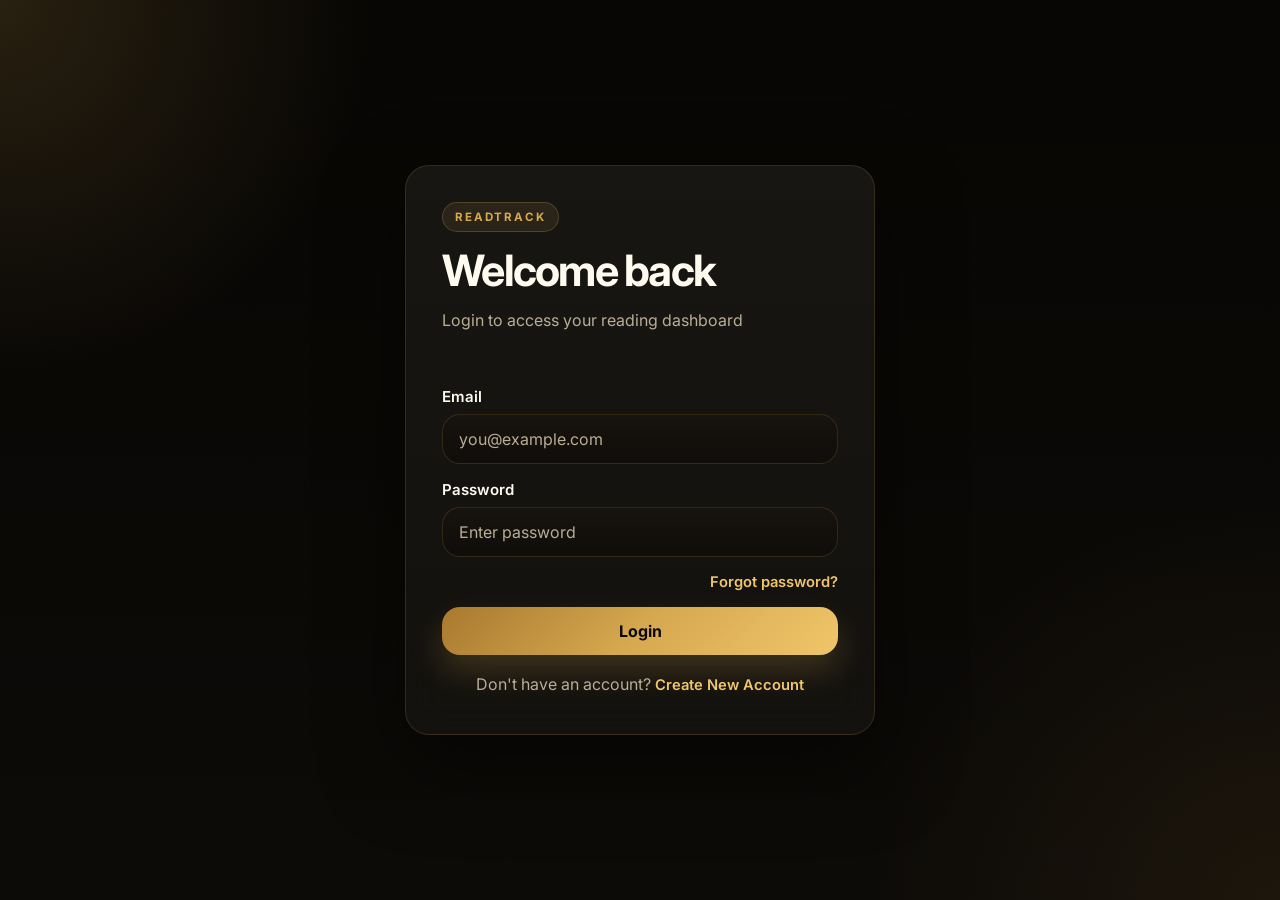
<file: auth.html>
<!DOCTYPE html>
<html lang="en">
<head>
  <meta charset="UTF-8">
  <meta name="viewport" content="width=device-width, initial-scale=1.0">
  <title>ReadTrack Login</title>
  <link rel="preconnect" href="https://fonts.googleapis.com">
  <link rel="preconnect" href="https://fonts.gstatic.com" crossorigin>
  <link href="https://fonts.googleapis.com/css2?family=Inter:wght@400;500;600;700;800&display=swap" rel="stylesheet">
  <link rel="stylesheet" href="auth.css">
</head>
<body class="dark-mode">
  <div id="notificationContainer" class="notification-container"></div>

  <main class="auth-page">
    <section class="login-card">
      <p class="login-label">ReadTrack</p>
      <h1 id="authTitle">Welcome back</h1>
      <p id="authCopy" class="login-copy">Login to access your reading dashboard</p>

      <p id="authMessage" class="auth-message"></p>

      <div id="loginView" class="auth-view active-view">
        <form id="loginForm" class="login-form">
          <div class="form-group">
            <label for="loginEmail">Email</label>
            <input type="email" id="loginEmail" placeholder="you@example.com" required>
          </div>

          <div class="form-group">
            <label for="loginPassword">Password</label>
            <input type="password" id="loginPassword" placeholder="Enter password" required>
          </div>

          <div class="login-meta">
            <button type="button" class="meta-link link-button" data-view-target="forgot">Forgot password?</button>
          </div>

          <button type="submit" class="login-button">Login</button>

          <p class="login-footer">
            Don't have an account?
            <button type="button" class="footer-link link-button" data-view-target="signup">Create New Account</button>
          </p>
        </form>
      </div>

      <div id="signupView" class="auth-view">
        <form id="signupForm" class="login-form">
          <div class="form-group">
            <label for="signupName">Name</label>
            <input type="text" id="signupName" placeholder="Your full name" required>
          </div>

          <div class="form-group">
            <label for="signupEmail">Email</label>
            <input type="email" id="signupEmail" placeholder="name@example.com" required>
          </div>

          <div class="form-group">
            <label for="signupPassword">Password</label>
            <input type="password" id="signupPassword" placeholder="Create password" required>
          </div>

          <div class="form-group">
            <label for="signupConfirmPassword">Confirm Password</label>
            <input type="password" id="signupConfirmPassword" placeholder="Confirm password" required>
          </div>

          <button type="submit" class="login-button">Create Account</button>

          <p class="login-footer">
            Already have an account?
            <button type="button" class="footer-link link-button" data-view-target="login">Back to Login</button>
          </p>
        </form>
      </div>

      <div id="forgotView" class="auth-view">
        <form id="forgotForm" class="login-form">
          <div class="form-group">
            <label for="forgotEmail">Email</label>
            <input type="email" id="forgotEmail" placeholder="Enter your account email" required>
          </div>

          <button type="submit" class="login-button">Send Verification Code</button>

          <p class="login-footer">
            Remembered your password?
            <button type="button" class="footer-link link-button" data-view-target="login">Back to Login</button>
          </p>
        </form>
      </div>

      <div id="resetView" class="auth-view">
        <form id="resetForm" class="login-form">
          <div class="form-group">
            <label for="resetCode">Verification Code</label>
            <input type="text" id="resetCode" placeholder="Enter 6-digit code" maxlength="6" required>
          </div>

          <div class="resend-row">
            <button type="button" id="resendCodeButton" class="resend-button" disabled>Resend code in 15s</button>
          </div>

          <div class="form-group">
            <label for="resetPassword">New Password</label>
            <input type="password" id="resetPassword" placeholder="Enter new password" required>
          </div>

          <div class="form-group">
            <label for="resetConfirmPassword">Confirm New Password</label>
            <input type="password" id="resetConfirmPassword" placeholder="Confirm new password" required>
          </div>

          <button type="submit" class="login-button">Reset Password</button>

          <p class="login-footer">
            Remembered your password?
            <button type="button" class="footer-link link-button" data-view-target="login">Back to Login</button>
          </p>
        </form>
      </div>
    </section>
  </main>

  <script src="auth.js"></script>
</body>
</html>
</file>
<file: auth.css>
:root {
  --primary: #d6a84f;
  --primary-dark: #f0c66a;
  --accent: #d6a84f;
  --text-main: #fffaf0;
  --text-muted: #b9ad96;
  --border: rgba(214, 168, 79, 0.16);
  --surface: rgba(17, 16, 13, 0.9);
  --surface-strong: #11100d;
  --surface-soft: rgba(24, 22, 17, 0.76);
  --page-bg:
    radial-gradient(circle at top left, rgba(214, 168, 79, 0.16), transparent 24%),
    radial-gradient(circle at bottom right, rgba(169, 121, 47, 0.1), transparent 26%),
    linear-gradient(180deg, #070604 0%, #0d0b08 100%);
  --shadow-soft: 0 30px 80px rgba(0, 0, 0, 0.5);
  --radius-xl: 24px;
  --radius-lg: 18px;
  --transition: 0.28s ease;
}

* {
  box-sizing: border-box;
  margin: 0;
  padding: 0;
}

body {
  min-height: 100vh;
  font-family: "Inter", "Segoe UI", sans-serif;
  color: var(--text-main);
  background: var(--page-bg);
}

.notification-container {
  position: fixed;
  top: 24px;
  right: 24px;
  display: grid;
  gap: 12px;
  z-index: 1000;
}

.notification {
  min-width: 280px;
  max-width: 360px;
  padding: 14px 16px;
  border-radius: 16px;
  border: 1px solid rgba(255, 255, 255, 0.06);
  color: #ffffff;
  box-shadow: 0 18px 40px rgba(2, 6, 23, 0.38);
  animation: toast-in 0.28s ease;
}

.notification.success {
  color: #0b0906;
  background: linear-gradient(135deg, #f0c66a 0%, #d6a84f 100%);
}

.notification.error {
  background: linear-gradient(135deg, #9f1239 0%, #e11d48 100%);
}

.notification.fade-out {
  animation: toast-out 0.28s ease forwards;
}

@keyframes toast-in {
  from {
    opacity: 0;
    transform: translateY(-8px) translateX(18px);
  }

  to {
    opacity: 1;
    transform: translateY(0) translateX(0);
  }
}

@keyframes toast-out {
  from {
    opacity: 1;
    transform: translateY(0) translateX(0);
  }

  to {
    opacity: 0;
    transform: translateY(-8px) translateX(18px);
  }
}

button,
input {
  font: inherit;
}

.auth-page {
  min-height: 100vh;
  display: grid;
  place-items: center;
  padding: 24px;
}

.login-card {
  width: 100%;
  max-width: 470px;
  padding: 36px;
  border: 1px solid var(--border);
  border-radius: var(--radius-xl);
  background:
    linear-gradient(180deg, rgba(255, 255, 255, 0.03) 0%, rgba(255, 255, 255, 0.01) 100%),
    var(--surface);
  backdrop-filter: blur(18px);
  box-shadow: var(--shadow-soft);
}

.login-label {
  display: inline-flex;
  align-items: center;
  padding: 7px 12px;
  border: 1px solid rgba(214, 168, 79, 0.24);
  border-radius: 999px;
  background: rgba(214, 168, 79, 0.1);
  color: var(--accent);
  text-transform: uppercase;
  letter-spacing: 0.16em;
  font-size: 0.72rem;
  font-weight: 700;
}

.login-card h1 {
  margin-top: 16px;
  font-size: clamp(2rem, 4vw, 2.7rem);
  line-height: 1.05;
  letter-spacing: -0.04em;
}

.login-copy {
  margin-top: 14px;
  color: var(--text-muted);
  line-height: 1.7;
}

.auth-message {
  min-height: 24px;
  margin: 18px 0 10px;
  color: #f87171;
  font-size: 0.92rem;
}

.auth-message.success {
  color: #4ade80;
}

.auth-view {
  display: none;
}

.auth-view.active-view {
  display: block;
}

.login-form {
  display: grid;
  gap: 16px;
}

.form-group {
  display: grid;
  gap: 8px;
}

.form-group label {
  color: var(--text-main);
  font-size: 0.94rem;
  font-weight: 600;
}

.form-group input {
  width: 100%;
  padding: 14px 16px;
  color: var(--text-main);
  background: linear-gradient(180deg, #17130e 0%, #0f0d0a 100%);
  border: 1px solid var(--border);
  border-radius: var(--radius-lg);
  outline: none;
  transition: border-color var(--transition), box-shadow var(--transition), transform var(--transition), background-color var(--transition);
}

.form-group input::placeholder {
  color: var(--text-muted);
}

.form-group input:focus {
  border-color: rgba(214, 168, 79, 0.85);
  box-shadow: 0 0 0 5px rgba(214, 168, 79, 0.14);
  transform: translateY(-1px);
}

.login-meta {
  display: flex;
  justify-content: flex-end;
}

.resend-row {
  display: flex;
  justify-content: flex-end;
  margin-top: -2px;
}

.link-button {
  padding: 0;
  border: none;
  background: transparent;
  cursor: pointer;
}

.meta-link,
.footer-link {
  color: var(--primary-dark);
  font-size: 0.92rem;
  font-weight: 600;
  transition: opacity var(--transition), color var(--transition);
}

.resend-button {
  padding: 0;
  border: none;
  background: transparent;
  color: var(--primary-dark);
  font-size: 0.92rem;
  font-weight: 600;
  cursor: pointer;
  transition: opacity var(--transition), color var(--transition);
}

.meta-link:hover,
.footer-link:hover,
.resend-button:hover:not(:disabled) {
  color: var(--accent);
  opacity: 0.95;
}

.resend-button:disabled {
  color: var(--text-muted);
  cursor: not-allowed;
  opacity: 0.72;
}

.login-button {
  border: none;
  border-radius: var(--radius-lg);
  padding: 14px 18px;
  font-weight: 700;
  color: #0b0906;
  background: linear-gradient(135deg, #a9792f 0%, var(--primary) 50%, var(--primary-dark) 100%);
  box-shadow: 0 16px 32px rgba(214, 168, 79, 0.22);
  transition: transform var(--transition), box-shadow var(--transition), opacity var(--transition), filter var(--transition);
  cursor: pointer;
}

.login-button:hover {
  transform: translateY(-2px);
  box-shadow: 0 20px 36px rgba(214, 168, 79, 0.3);
  filter: brightness(1.06);
}

.login-footer {
  color: var(--text-muted);
  text-align: center;
  line-height: 1.7;
}

@media (max-width: 640px) {
  .auth-page {
    padding: 18px;
  }

  .login-card {
    padding: 26px 22px;
  }

  .notification-container {
    top: 18px;
    right: 18px;
    left: 18px;
  }

  .notification {
    min-width: 0;
    max-width: 100%;
  }
}
</file>
